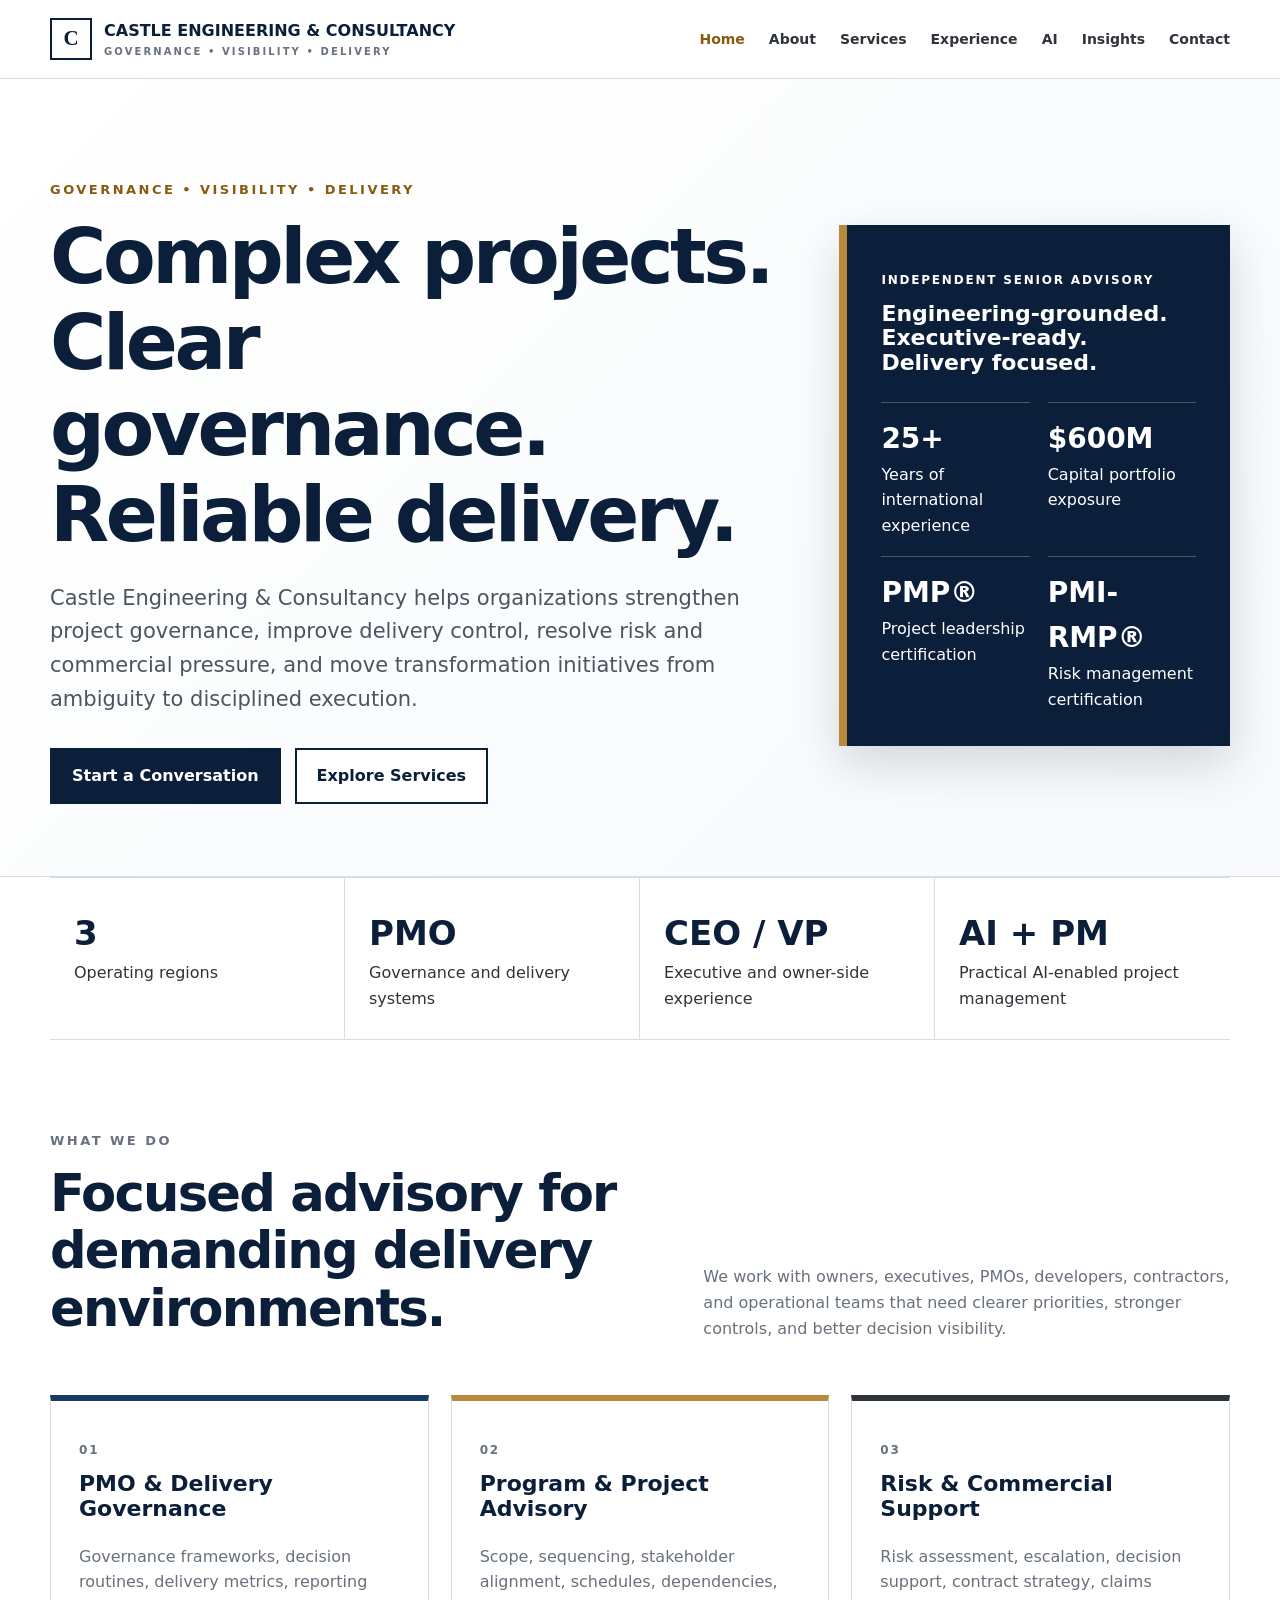
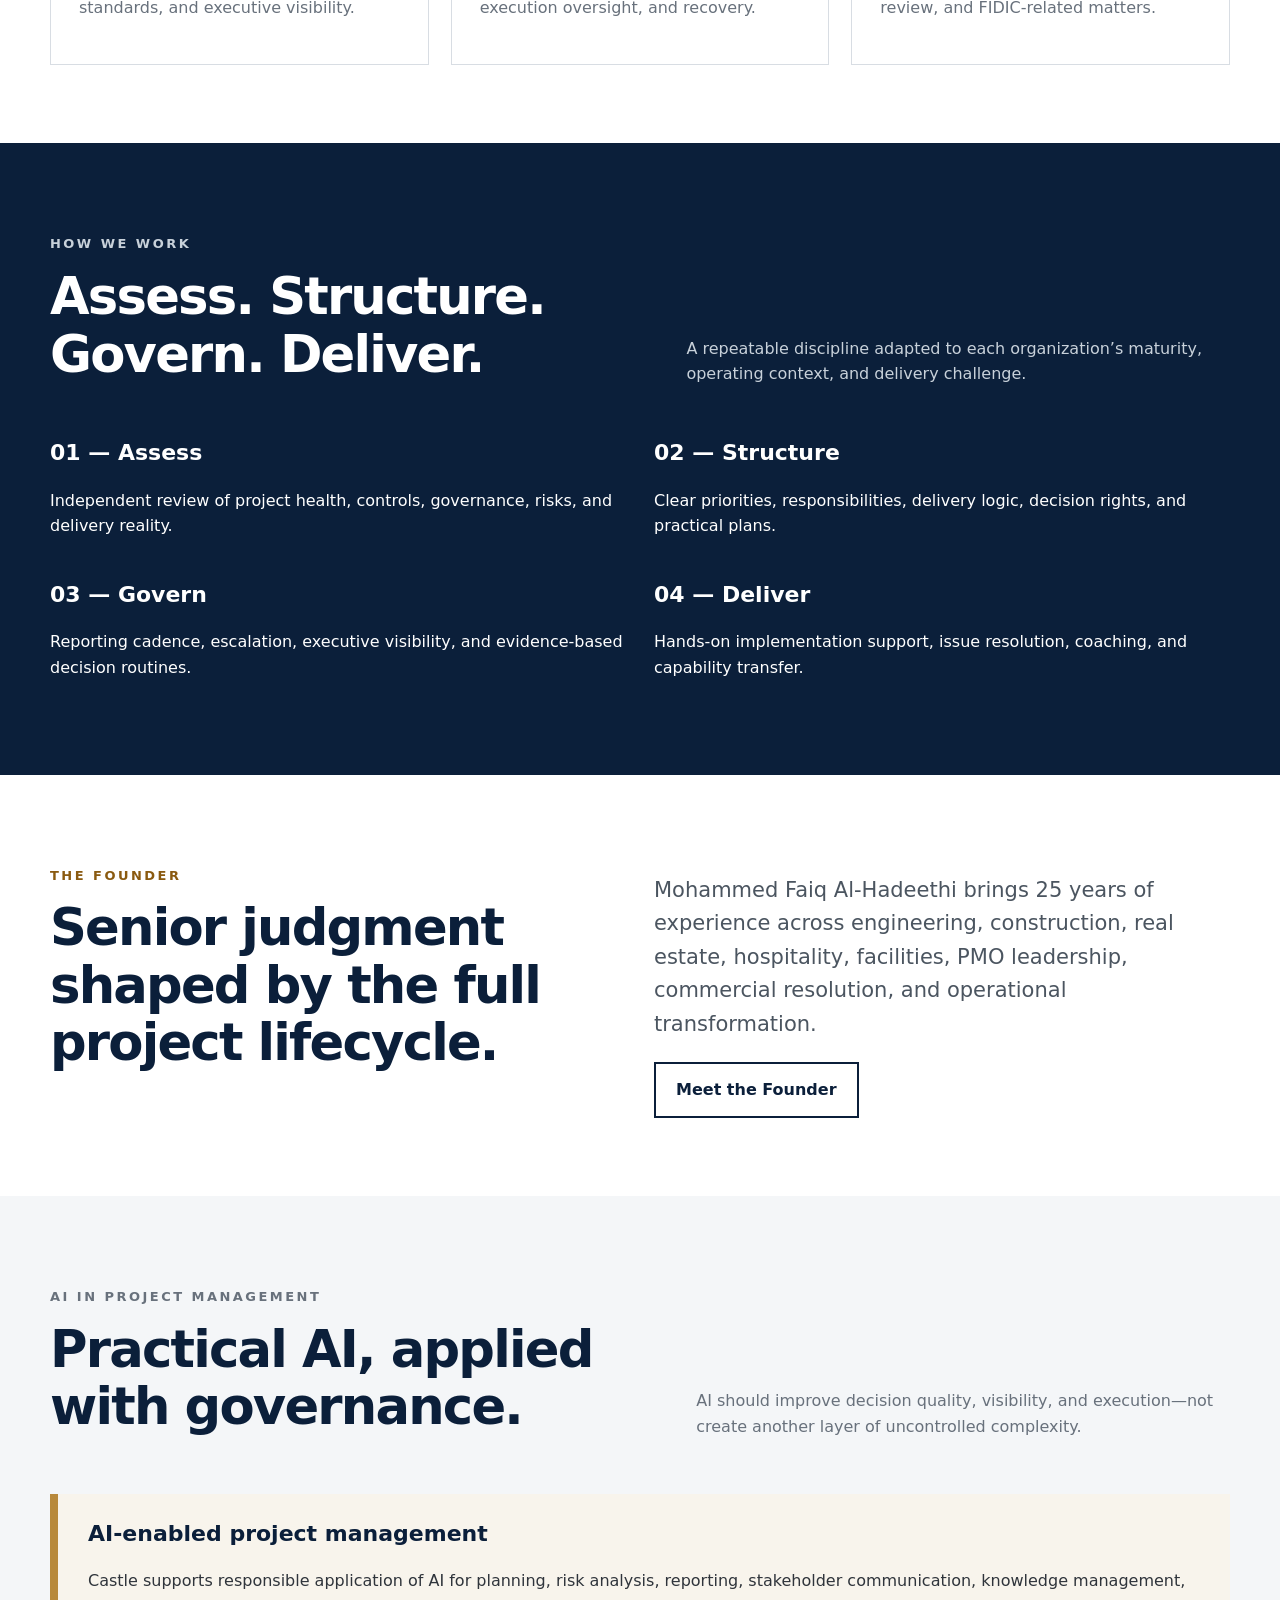
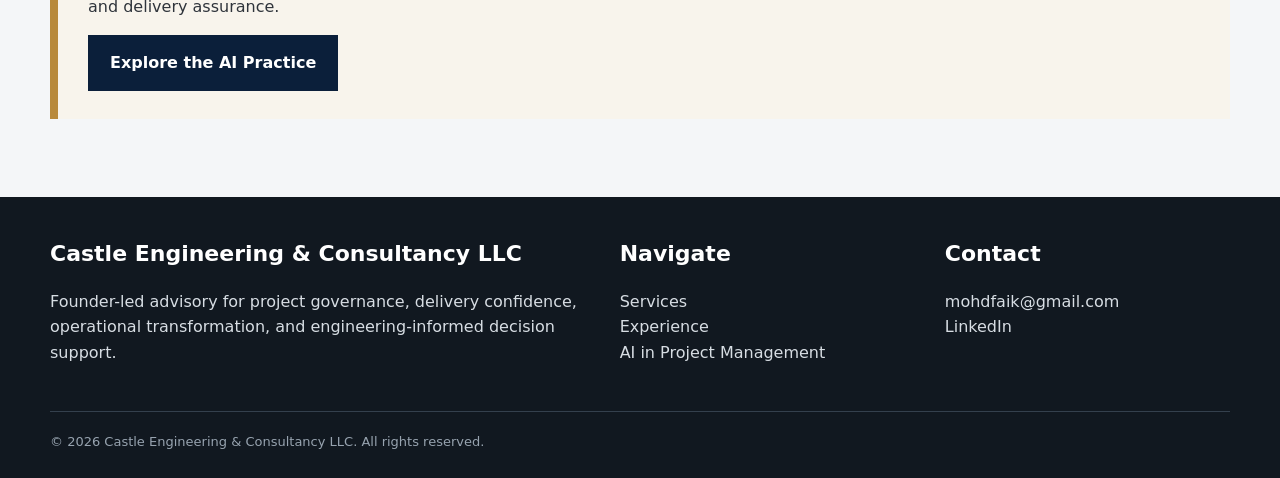
<file: index.html>
<!doctype html>
<html lang="en">
<head>
<meta charset="utf-8">
<meta name="viewport" content="width=device-width, initial-scale=1">
<title>Home | Castle Engineering & Consultancy</title>
<meta name="description" content="Founder-led project, PMO, risk, commercial, engineering, and AI-enabled delivery advisory.">
<link rel="stylesheet" href="styles.css">
</head>
<body>

<header class="site-header">
  <div class="container nav">
    <a class="brand" href="index.html" aria-label="Castle Engineering & Consultancy home">
      <span class="brand-mark">C</span>
      <span class="brand-text">CASTLE ENGINEERING & CONSULTANCY
        <small>GOVERNANCE • VISIBILITY • DELIVERY</small>
      </span>
    </a>
    <button class="menu-toggle" aria-expanded="false" aria-label="Toggle navigation">Menu</button>
    <nav class="menu"><a href="index.html" aria-current="page">Home</a><a href="about.html">About</a><a href="services.html">Services</a><a href="experience.html">Experience</a><a href="ai.html">AI</a><a href="insights.html">Insights</a><a href="contact.html">Contact</a></nav>
  </div>
</header>
<main>
<section class="hero">
  <div class="container hero-grid">
    <div>
      <p class="eyebrow">Governance • Visibility • Delivery</p>
      <h1>Complex projects. Clear governance. Reliable delivery.</h1>
      <p class="lead">Castle Engineering & Consultancy helps organizations strengthen project governance, improve delivery control, resolve risk and commercial pressure, and move transformation initiatives from ambiguity to disciplined execution.</p>
      <div class="hero-actions">
        <a class="btn btn-primary" href="contact.html">Start a Conversation</a>
        <a class="btn btn-secondary" href="services.html">Explore Services</a>
      </div>
    </div>
    <aside class="hero-card">
      <p class="kicker">Independent senior advisory</p>
      <h3>Engineering-grounded. Executive-ready. Delivery focused.</h3>
      <div class="stat-grid">
        <div class="stat"><strong>25+</strong><span>Years of international experience</span></div>
        <div class="stat"><strong>$600M</strong><span>Capital portfolio exposure</span></div>
        <div class="stat"><strong>PMP®</strong><span>Project leadership certification</span></div>
        <div class="stat"><strong>PMI-RMP®</strong><span>Risk management certification</span></div>
      </div>
    </aside>
  </div>
</section>

<section>
  <div class="container metric-strip">
    <div class="metric"><strong>3</strong><span>Operating regions</span></div>
    <div class="metric"><strong>PMO</strong><span>Governance and delivery systems</span></div>
    <div class="metric"><strong>CEO / VP</strong><span>Executive and owner-side experience</span></div>
    <div class="metric"><strong>AI + PM</strong><span>Practical AI-enabled project management</span></div>
  </div>
</section>

<section class="section">
  <div class="container">
    <div class="section-head">
      <div><p class="eyebrow">What we do</p><h2>Focused advisory for demanding delivery environments.</h2></div>
      <p>We work with owners, executives, PMOs, developers, contractors, and operational teams that need clearer priorities, stronger controls, and better decision visibility.</p>
    </div>
    <div class="grid-3">
      <article class="card accent-blue"><p class="kicker">01</p><h3>PMO & Delivery Governance</h3><p>Governance frameworks, decision routines, delivery metrics, reporting standards, and executive visibility.</p></article>
      <article class="card accent-red"><p class="kicker">02</p><h3>Program & Project Advisory</h3><p>Scope, sequencing, stakeholder alignment, schedules, dependencies, execution oversight, and recovery.</p></article>
      <article class="card accent-green"><p class="kicker">03</p><h3>Risk & Commercial Support</h3><p>Risk assessment, escalation, decision support, contract strategy, claims review, and FIDIC-related matters.</p></article>
    </div>
  </div>
</section>

<section class="section section-dark">
  <div class="container">
    <div class="section-head">
      <div><p class="eyebrow">How we work</p><h2>Assess. Structure. Govern. Deliver.</h2></div>
      <p>A repeatable discipline adapted to each organization’s maturity, operating context, and delivery challenge.</p>
    </div>
    <div class="grid-2">
      <div><h3>01 — Assess</h3><p>Independent review of project health, controls, governance, risks, and delivery reality.</p></div>
      <div><h3>02 — Structure</h3><p>Clear priorities, responsibilities, delivery logic, decision rights, and practical plans.</p></div>
      <div><h3>03 — Govern</h3><p>Reporting cadence, escalation, executive visibility, and evidence-based decision routines.</p></div>
      <div><h3>04 — Deliver</h3><p>Hands-on implementation support, issue resolution, coaching, and capability transfer.</p></div>
    </div>
  </div>
</section>

<section class="section">
  <div class="container grid-2">
    <div>
      <p class="eyebrow">The founder</p>
      <h2>Senior judgment shaped by the full project lifecycle.</h2>
    </div>
    <div>
      <p class="lead">Mohammed Faiq Al-Hadeethi brings 25 years of experience across engineering, construction, real estate, hospitality, facilities, PMO leadership, commercial resolution, and operational transformation.</p>
      <a class="btn btn-secondary" href="about.html">Meet the Founder</a>
    </div>
  </div>
</section>

<section class="section section-soft">
  <div class="container">
    <div class="section-head">
      <div><p class="eyebrow">AI in project management</p><h2>Practical AI, applied with governance.</h2></div>
      <p>AI should improve decision quality, visibility, and execution—not create another layer of uncontrolled complexity.</p>
    </div>
    <div class="callout">
      <h3>AI-enabled project management</h3>
      <p>Castle supports responsible application of AI for planning, risk analysis, reporting, stakeholder communication, knowledge management, and delivery assurance.</p>
      <a class="btn btn-primary" href="ai.html">Explore the AI Practice</a>
    </div>
  </div>
</section>
</main>

<footer class="footer">
  <div class="container">
    <div class="footer-grid">
      <div>
        <h3>Castle Engineering & Consultancy LLC</h3>
        <p>Founder-led advisory for project governance, delivery confidence, operational transformation, and engineering-informed decision support.</p>
      </div>
      <div>
        <h3>Navigate</h3>
        <p><a href="services.html">Services</a><br><a href="experience.html">Experience</a><br><a href="ai.html">AI in Project Management</a></p>
      </div>
      <div>
        <h3>Contact</h3>
        <p><a href="mailto:mohdfaik@gmail.com">mohdfaik@gmail.com</a><br>
        <a href="https://www.linkedin.com/in/mohammedalhadeethi" target="_blank" rel="noopener">LinkedIn</a></p>
      </div>
    </div>
    <div class="footer-bottom">© 2026 Castle Engineering & Consultancy LLC. All rights reserved.</div>
  </div>
</footer>
<script src="site.js"></script>

</body>
</html>
</file>
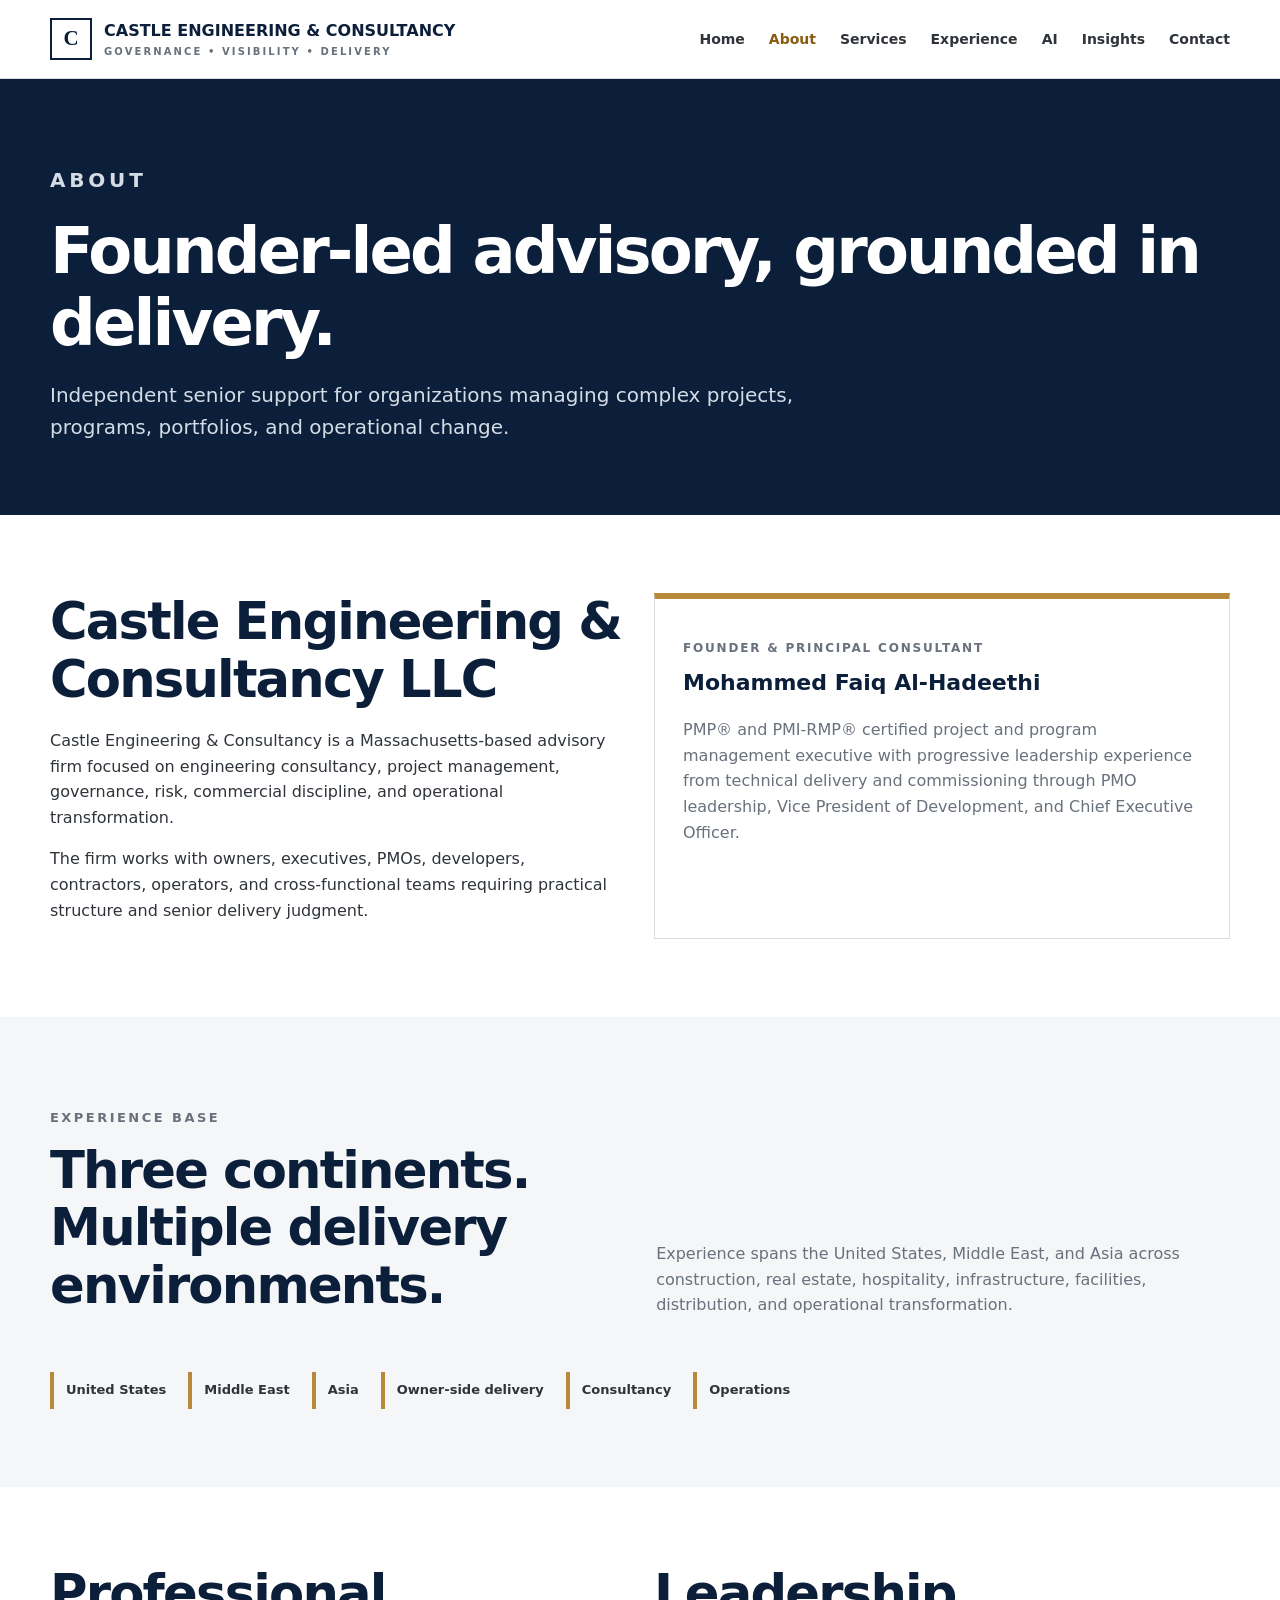
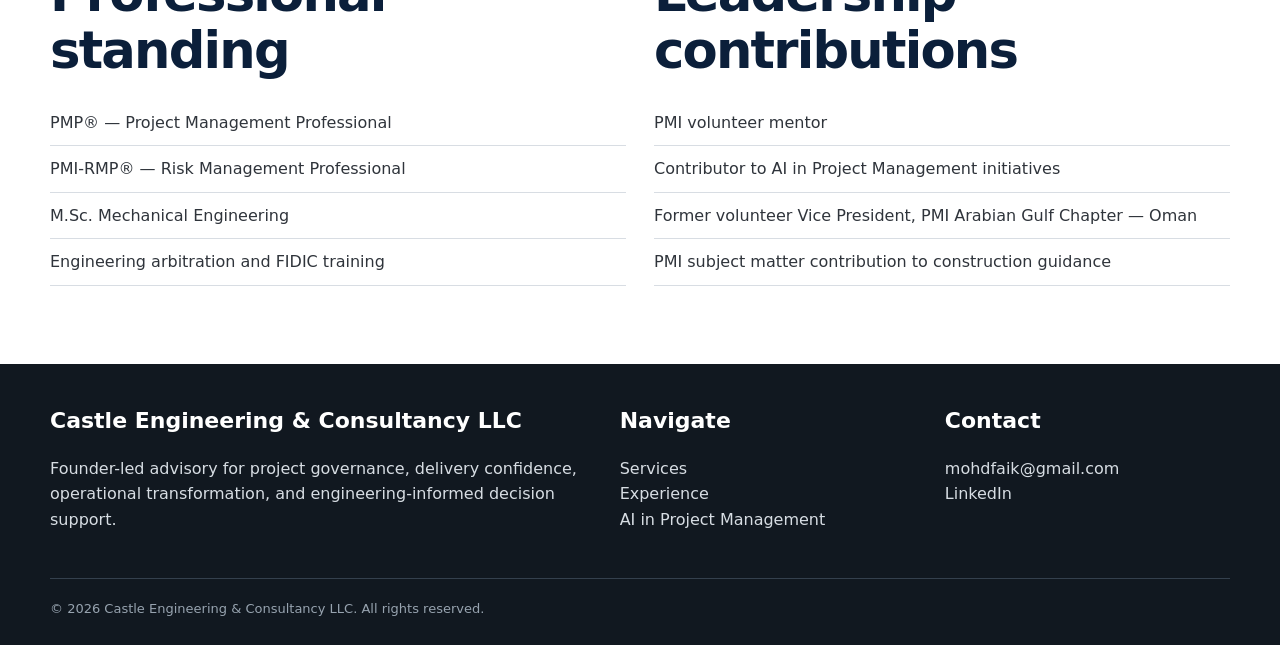
<file: about.html>
<!doctype html>
<html lang="en">
<head>
<meta charset="utf-8">
<meta name="viewport" content="width=device-width, initial-scale=1">
<title>About | Castle Engineering & Consultancy</title>
<meta name="description" content="About Castle Engineering & Consultancy LLC and founder Mohammed Faiq Al-Hadeethi.">
<link rel="stylesheet" href="styles.css">
</head>
<body>

<header class="site-header">
  <div class="container nav">
    <a class="brand" href="index.html" aria-label="Castle Engineering & Consultancy home">
      <span class="brand-mark">C</span>
      <span class="brand-text">CASTLE ENGINEERING & CONSULTANCY
        <small>GOVERNANCE • VISIBILITY • DELIVERY</small>
      </span>
    </a>
    <button class="menu-toggle" aria-expanded="false" aria-label="Toggle navigation">Menu</button>
    <nav class="menu"><a href="index.html">Home</a><a href="about.html" aria-current="page">About</a><a href="services.html">Services</a><a href="experience.html">Experience</a><a href="ai.html">AI</a><a href="insights.html">Insights</a><a href="contact.html">Contact</a></nav>
  </div>
</header>
<main>
<section class="page-hero"><div class="container"><p class="eyebrow">About</p><h1>Founder-led advisory, grounded in delivery.</h1><p>Independent senior support for organizations managing complex projects, programs, portfolios, and operational change.</p></div></section>
<section class="section"><div class="container grid-2">
<div><h2>Castle Engineering & Consultancy LLC</h2><p>Castle Engineering & Consultancy is a Massachusetts-based advisory firm focused on engineering consultancy, project management, governance, risk, commercial discipline, and operational transformation.</p><p>The firm works with owners, executives, PMOs, developers, contractors, operators, and cross-functional teams requiring practical structure and senior delivery judgment.</p></div>
<div class="card accent-red"><p class="kicker">Founder & Principal Consultant</p><h3>Mohammed Faiq Al-Hadeethi</h3><p>PMP® and PMI-RMP® certified project and program management executive with progressive leadership experience from technical delivery and commissioning through PMO leadership, Vice President of Development, and Chief Executive Officer.</p></div>
</div></section>
<section class="section section-soft"><div class="container">
<div class="section-head"><div><p class="eyebrow">Experience base</p><h2>Three continents. Multiple delivery environments.</h2></div><p>Experience spans the United States, Middle East, and Asia across construction, real estate, hospitality, infrastructure, facilities, distribution, and operational transformation.</p></div>
<div class="tag-row"><span class="tag">United States</span><span class="tag">Middle East</span><span class="tag">Asia</span><span class="tag">Owner-side delivery</span><span class="tag">Consultancy</span><span class="tag">Operations</span></div>
</div></section>
<section class="section"><div class="container grid-2">
<div><h2>Professional standing</h2><ul class="list-clean"><li>PMP® — Project Management Professional</li><li>PMI-RMP® — Risk Management Professional</li><li>M.Sc. Mechanical Engineering</li><li>Engineering arbitration and FIDIC training</li></ul></div>
<div><h2>Leadership contributions</h2><ul class="list-clean"><li>PMI volunteer mentor</li><li>Contributor to AI in Project Management initiatives</li><li>Former volunteer Vice President, PMI Arabian Gulf Chapter — Oman</li><li>PMI subject matter contribution to construction guidance</li></ul></div>
</div></section>
</main>

<footer class="footer">
  <div class="container">
    <div class="footer-grid">
      <div>
        <h3>Castle Engineering & Consultancy LLC</h3>
        <p>Founder-led advisory for project governance, delivery confidence, operational transformation, and engineering-informed decision support.</p>
      </div>
      <div>
        <h3>Navigate</h3>
        <p><a href="services.html">Services</a><br><a href="experience.html">Experience</a><br><a href="ai.html">AI in Project Management</a></p>
      </div>
      <div>
        <h3>Contact</h3>
        <p><a href="mailto:mohdfaik@gmail.com">mohdfaik@gmail.com</a><br>
        <a href="https://www.linkedin.com/in/mohammedalhadeethi" target="_blank" rel="noopener">LinkedIn</a></p>
      </div>
    </div>
    <div class="footer-bottom">© 2026 Castle Engineering & Consultancy LLC. All rights reserved.</div>
  </div>
</footer>
<script src="site.js"></script>

</body>
</html>
</file>
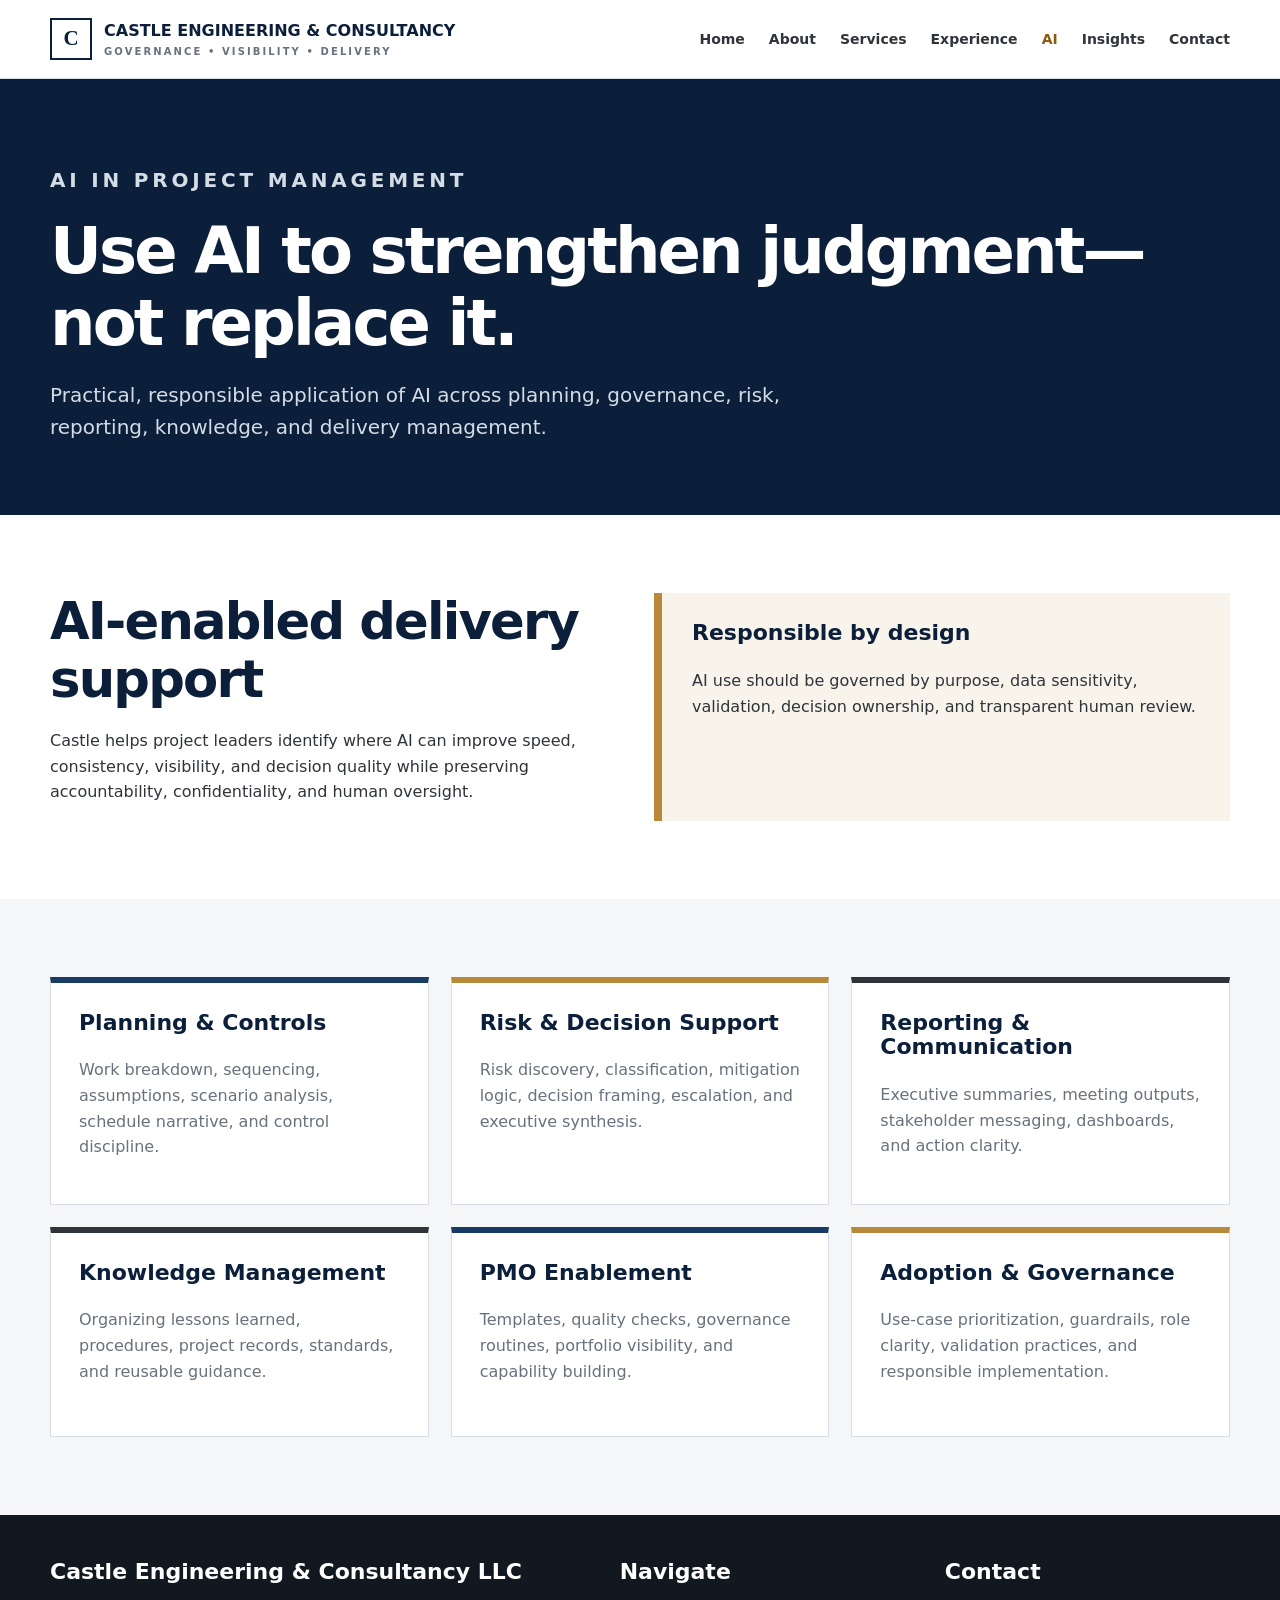
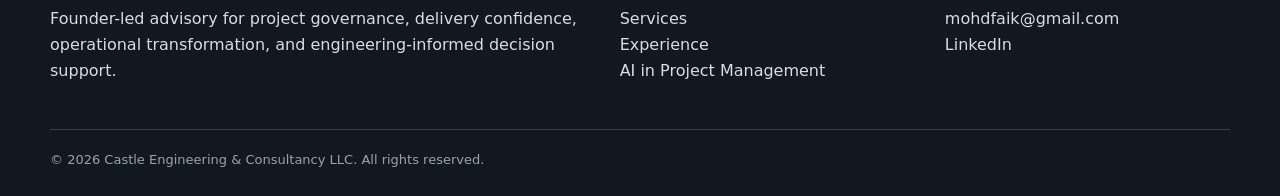
<file: ai.html>
<!doctype html>
<html lang="en">
<head>
<meta charset="utf-8">
<meta name="viewport" content="width=device-width, initial-scale=1">
<title>AI in Project Management | Castle Engineering & Consultancy</title>
<meta name="description" content="Practical and responsible AI-enabled project management advisory.">
<link rel="stylesheet" href="styles.css">
</head>
<body>

<header class="site-header">
  <div class="container nav">
    <a class="brand" href="index.html" aria-label="Castle Engineering & Consultancy home">
      <span class="brand-mark">C</span>
      <span class="brand-text">CASTLE ENGINEERING & CONSULTANCY
        <small>GOVERNANCE • VISIBILITY • DELIVERY</small>
      </span>
    </a>
    <button class="menu-toggle" aria-expanded="false" aria-label="Toggle navigation">Menu</button>
    <nav class="menu"><a href="index.html">Home</a><a href="about.html">About</a><a href="services.html">Services</a><a href="experience.html">Experience</a><a href="ai.html" aria-current="page">AI</a><a href="insights.html">Insights</a><a href="contact.html">Contact</a></nav>
  </div>
</header>
<main>
<section class="page-hero"><div class="container"><p class="eyebrow">AI in Project Management</p><h1>Use AI to strengthen judgment—not replace it.</h1><p>Practical, responsible application of AI across planning, governance, risk, reporting, knowledge, and delivery management.</p></div></section>
<section class="section"><div class="container grid-2">
<div><h2>AI-enabled delivery support</h2><p>Castle helps project leaders identify where AI can improve speed, consistency, visibility, and decision quality while preserving accountability, confidentiality, and human oversight.</p></div>
<div class="callout"><h3>Responsible by design</h3><p>AI use should be governed by purpose, data sensitivity, validation, decision ownership, and transparent human review.</p></div>
</div></section>
<section class="section section-soft"><div class="container">
<div class="grid-3">
<article class="card accent-blue"><h3>Planning & Controls</h3><p>Work breakdown, sequencing, assumptions, scenario analysis, schedule narrative, and control discipline.</p></article>
<article class="card accent-red"><h3>Risk & Decision Support</h3><p>Risk discovery, classification, mitigation logic, decision framing, escalation, and executive synthesis.</p></article>
<article class="card accent-green"><h3>Reporting & Communication</h3><p>Executive summaries, meeting outputs, stakeholder messaging, dashboards, and action clarity.</p></article>
<article class="card accent-green"><h3>Knowledge Management</h3><p>Organizing lessons learned, procedures, project records, standards, and reusable guidance.</p></article>
<article class="card accent-blue"><h3>PMO Enablement</h3><p>Templates, quality checks, governance routines, portfolio visibility, and capability building.</p></article>
<article class="card accent-red"><h3>Adoption & Governance</h3><p>Use-case prioritization, guardrails, role clarity, validation practices, and responsible implementation.</p></article>
</div></div></section>
</main>

<footer class="footer">
  <div class="container">
    <div class="footer-grid">
      <div>
        <h3>Castle Engineering & Consultancy LLC</h3>
        <p>Founder-led advisory for project governance, delivery confidence, operational transformation, and engineering-informed decision support.</p>
      </div>
      <div>
        <h3>Navigate</h3>
        <p><a href="services.html">Services</a><br><a href="experience.html">Experience</a><br><a href="ai.html">AI in Project Management</a></p>
      </div>
      <div>
        <h3>Contact</h3>
        <p><a href="mailto:mohdfaik@gmail.com">mohdfaik@gmail.com</a><br>
        <a href="https://www.linkedin.com/in/mohammedalhadeethi" target="_blank" rel="noopener">LinkedIn</a></p>
      </div>
    </div>
    <div class="footer-bottom">© 2026 Castle Engineering & Consultancy LLC. All rights reserved.</div>
  </div>
</footer>
<script src="site.js"></script>

</body>
</html>
</file>
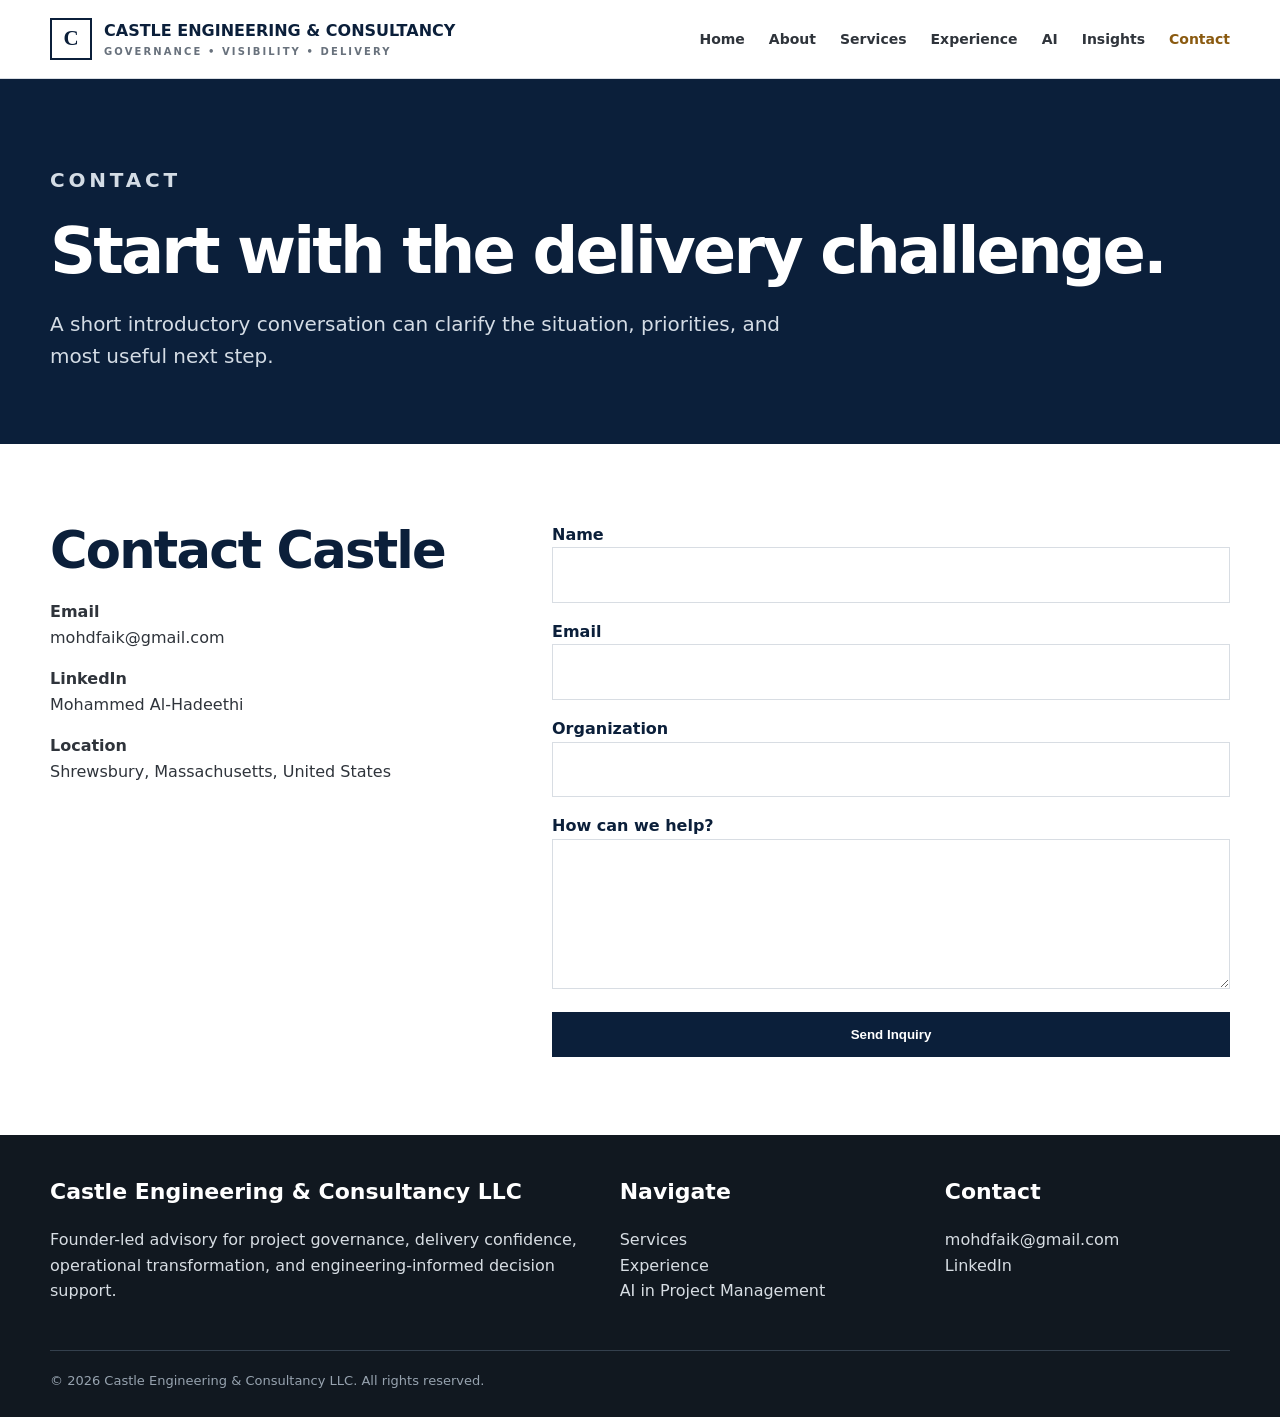
<file: contact.html>
<!doctype html>
<html lang="en">
<head>
<meta charset="utf-8">
<meta name="viewport" content="width=device-width, initial-scale=1">
<title>Contact | Castle Engineering & Consultancy</title>
<meta name="description" content="Contact Castle Engineering & Consultancy LLC.">
<link rel="stylesheet" href="styles.css">
</head>
<body>

<header class="site-header">
  <div class="container nav">
    <a class="brand" href="index.html" aria-label="Castle Engineering & Consultancy home">
      <span class="brand-mark">C</span>
      <span class="brand-text">CASTLE ENGINEERING & CONSULTANCY
        <small>GOVERNANCE • VISIBILITY • DELIVERY</small>
      </span>
    </a>
    <button class="menu-toggle" aria-expanded="false" aria-label="Toggle navigation">Menu</button>
    <nav class="menu"><a href="index.html">Home</a><a href="about.html">About</a><a href="services.html">Services</a><a href="experience.html">Experience</a><a href="ai.html">AI</a><a href="insights.html">Insights</a><a href="contact.html" aria-current="page">Contact</a></nav>
  </div>
</header>
<main>
<section class="page-hero"><div class="container"><p class="eyebrow">Contact</p><h1>Start with the delivery challenge.</h1><p>A short introductory conversation can clarify the situation, priorities, and most useful next step.</p></div></section>
<section class="section"><div class="container contact-grid">
<div><h2>Contact Castle</h2><p><strong>Email</strong><br><a href="mailto:mohdfaik@gmail.com">mohdfaik@gmail.com</a></p><p><strong>LinkedIn</strong><br><a href="https://www.linkedin.com/in/mohammedalhadeethi" target="_blank" rel="noopener">Mohammed Al-Hadeethi</a></p><p><strong>Location</strong><br>Shrewsbury, Massachusetts, United States</p></div>
<div>
<form action="mailto:mohdfaik@gmail.com" method="post" enctype="text/plain">
<div><label for="name">Name</label><input id="name" name="Name" required></div>
<div><label for="email">Email</label><input id="email" name="Email" type="email" required></div>
<div><label for="company">Organization</label><input id="company" name="Organization"></div>
<div><label for="message">How can we help?</label><textarea id="message" name="Message" required></textarea></div>
<button class="btn btn-primary" type="submit">Send Inquiry</button>
</form>
</div></div></section>
</main>

<footer class="footer">
  <div class="container">
    <div class="footer-grid">
      <div>
        <h3>Castle Engineering & Consultancy LLC</h3>
        <p>Founder-led advisory for project governance, delivery confidence, operational transformation, and engineering-informed decision support.</p>
      </div>
      <div>
        <h3>Navigate</h3>
        <p><a href="services.html">Services</a><br><a href="experience.html">Experience</a><br><a href="ai.html">AI in Project Management</a></p>
      </div>
      <div>
        <h3>Contact</h3>
        <p><a href="mailto:mohdfaik@gmail.com">mohdfaik@gmail.com</a><br>
        <a href="https://www.linkedin.com/in/mohammedalhadeethi" target="_blank" rel="noopener">LinkedIn</a></p>
      </div>
    </div>
    <div class="footer-bottom">© 2026 Castle Engineering & Consultancy LLC. All rights reserved.</div>
  </div>
</footer>
<script src="site.js"></script>

</body>
</html>
</file>
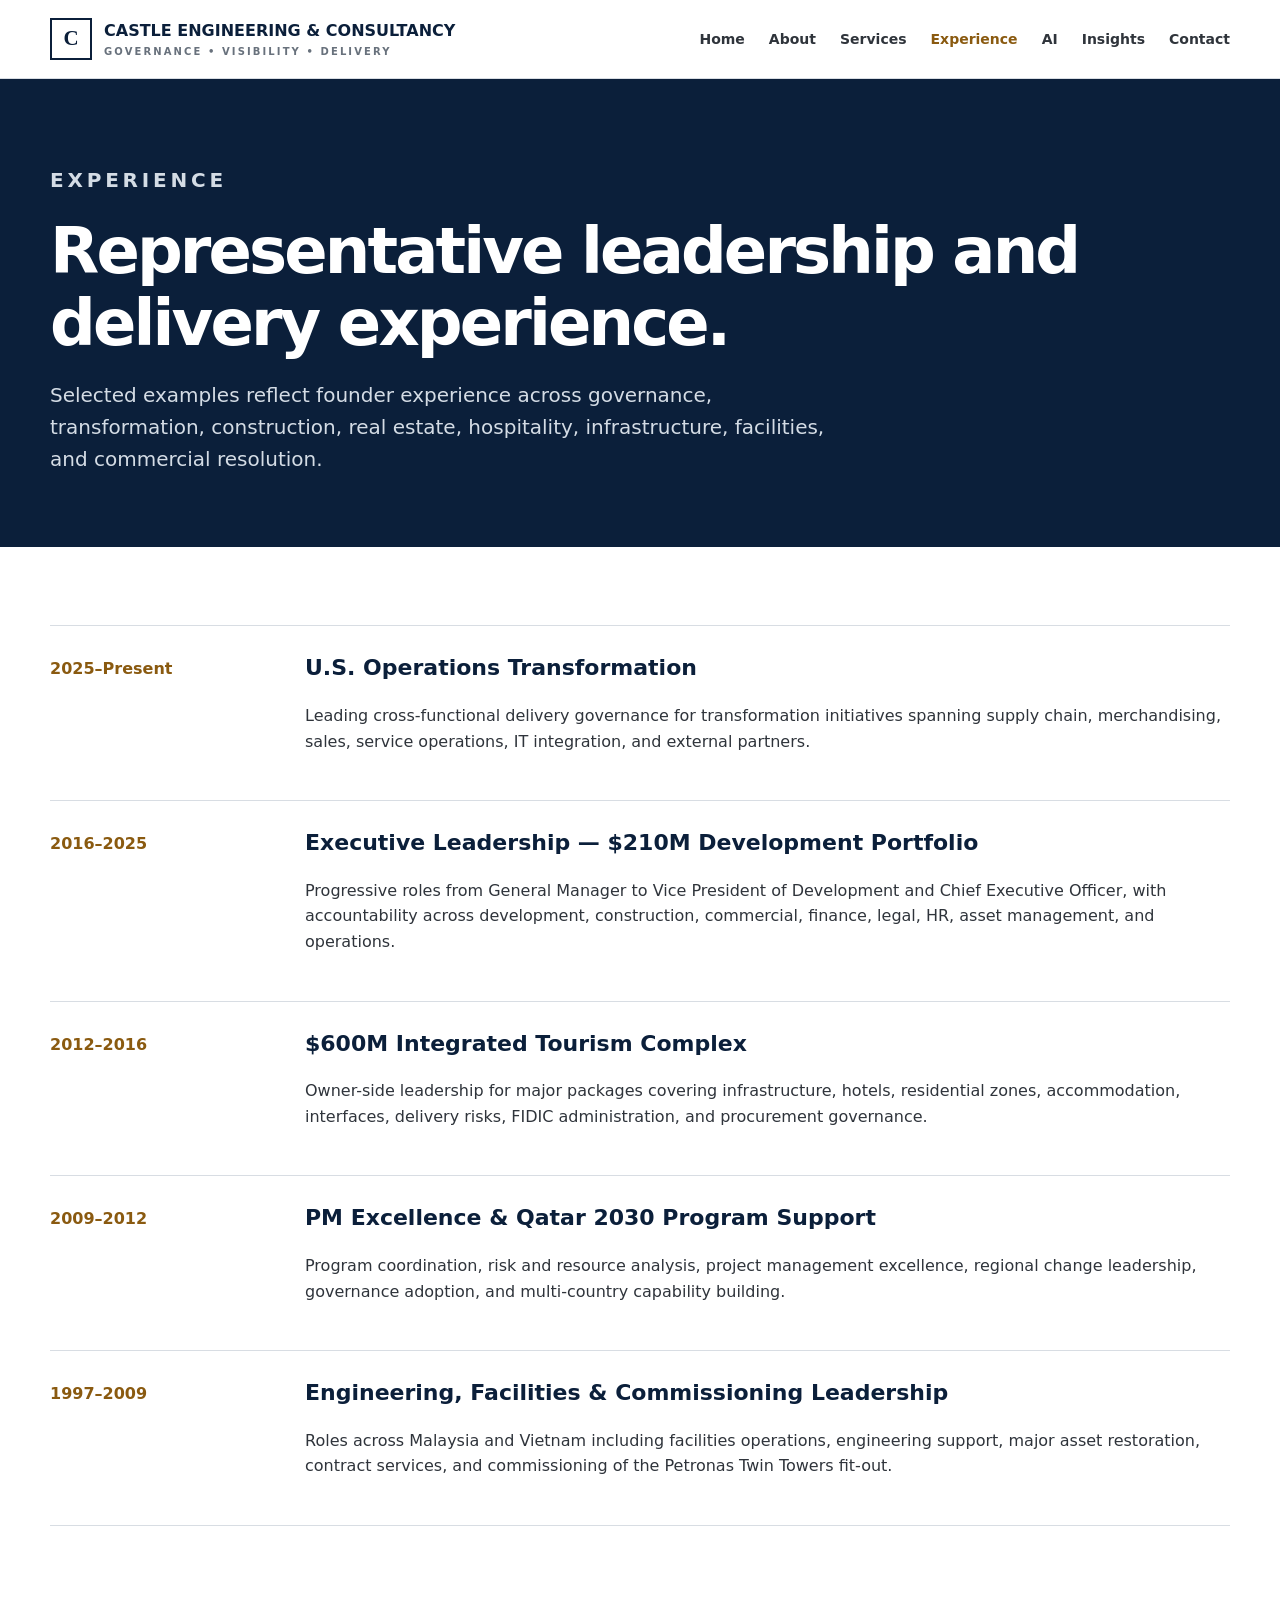
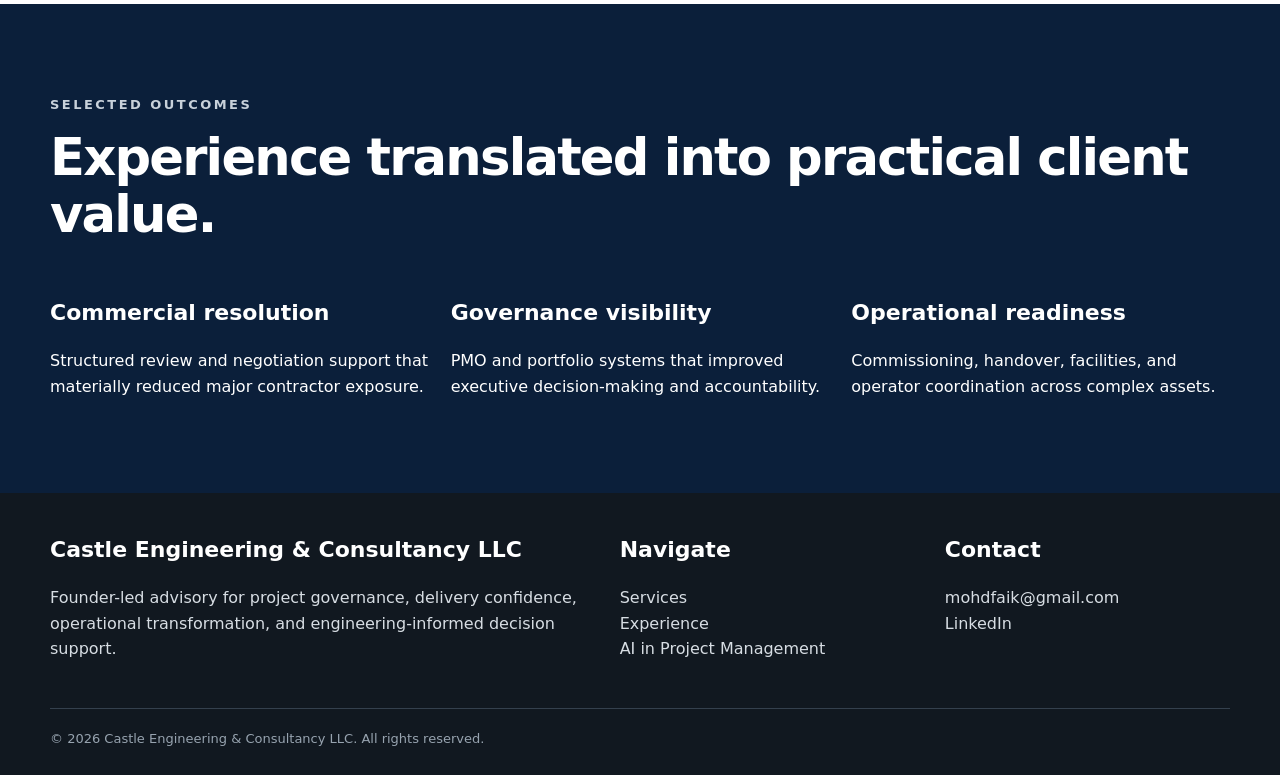
<file: experience.html>
<!doctype html>
<html lang="en">
<head>
<meta charset="utf-8">
<meta name="viewport" content="width=device-width, initial-scale=1">
<title>Experience | Castle Engineering & Consultancy</title>
<meta name="description" content="Representative project, program, engineering, executive, and transformation experience.">
<link rel="stylesheet" href="styles.css">
</head>
<body>

<header class="site-header">
  <div class="container nav">
    <a class="brand" href="index.html" aria-label="Castle Engineering & Consultancy home">
      <span class="brand-mark">C</span>
      <span class="brand-text">CASTLE ENGINEERING & CONSULTANCY
        <small>GOVERNANCE • VISIBILITY • DELIVERY</small>
      </span>
    </a>
    <button class="menu-toggle" aria-expanded="false" aria-label="Toggle navigation">Menu</button>
    <nav class="menu"><a href="index.html">Home</a><a href="about.html">About</a><a href="services.html">Services</a><a href="experience.html" aria-current="page">Experience</a><a href="ai.html">AI</a><a href="insights.html">Insights</a><a href="contact.html">Contact</a></nav>
  </div>
</header>
<main>
<section class="page-hero"><div class="container"><p class="eyebrow">Experience</p><h1>Representative leadership and delivery experience.</h1><p>Selected examples reflect founder experience across governance, transformation, construction, real estate, hospitality, infrastructure, facilities, and commercial resolution.</p></div></section>
<section class="section"><div class="container">
<div class="timeline">
<div class="timeline-item"><div class="when">2025–Present</div><div><h3>U.S. Operations Transformation</h3><p>Leading cross-functional delivery governance for transformation initiatives spanning supply chain, merchandising, sales, service operations, IT integration, and external partners.</p></div></div>
<div class="timeline-item"><div class="when">2016–2025</div><div><h3>Executive Leadership — $210M Development Portfolio</h3><p>Progressive roles from General Manager to Vice President of Development and Chief Executive Officer, with accountability across development, construction, commercial, finance, legal, HR, asset management, and operations.</p></div></div>
<div class="timeline-item"><div class="when">2012–2016</div><div><h3>$600M Integrated Tourism Complex</h3><p>Owner-side leadership for major packages covering infrastructure, hotels, residential zones, accommodation, interfaces, delivery risks, FIDIC administration, and procurement governance.</p></div></div>
<div class="timeline-item"><div class="when">2009–2012</div><div><h3>PM Excellence & Qatar 2030 Program Support</h3><p>Program coordination, risk and resource analysis, project management excellence, regional change leadership, governance adoption, and multi-country capability building.</p></div></div>
<div class="timeline-item"><div class="when">1997–2009</div><div><h3>Engineering, Facilities & Commissioning Leadership</h3><p>Roles across Malaysia and Vietnam including facilities operations, engineering support, major asset restoration, contract services, and commissioning of the Petronas Twin Towers fit-out.</p></div></div>
</div>
</div></section>
<section class="section section-dark"><div class="container">
<div class="section-head"><div><p class="eyebrow">Selected outcomes</p><h2>Experience translated into practical client value.</h2></div></div>
<div class="grid-3"><div><h3>Commercial resolution</h3><p>Structured review and negotiation support that materially reduced major contractor exposure.</p></div><div><h3>Governance visibility</h3><p>PMO and portfolio systems that improved executive decision-making and accountability.</p></div><div><h3>Operational readiness</h3><p>Commissioning, handover, facilities, and operator coordination across complex assets.</p></div></div>
</div></section>
</main>

<footer class="footer">
  <div class="container">
    <div class="footer-grid">
      <div>
        <h3>Castle Engineering & Consultancy LLC</h3>
        <p>Founder-led advisory for project governance, delivery confidence, operational transformation, and engineering-informed decision support.</p>
      </div>
      <div>
        <h3>Navigate</h3>
        <p><a href="services.html">Services</a><br><a href="experience.html">Experience</a><br><a href="ai.html">AI in Project Management</a></p>
      </div>
      <div>
        <h3>Contact</h3>
        <p><a href="mailto:mohdfaik@gmail.com">mohdfaik@gmail.com</a><br>
        <a href="https://www.linkedin.com/in/mohammedalhadeethi" target="_blank" rel="noopener">LinkedIn</a></p>
      </div>
    </div>
    <div class="footer-bottom">© 2026 Castle Engineering & Consultancy LLC. All rights reserved.</div>
  </div>
</footer>
<script src="site.js"></script>

</body>
</html>
</file>
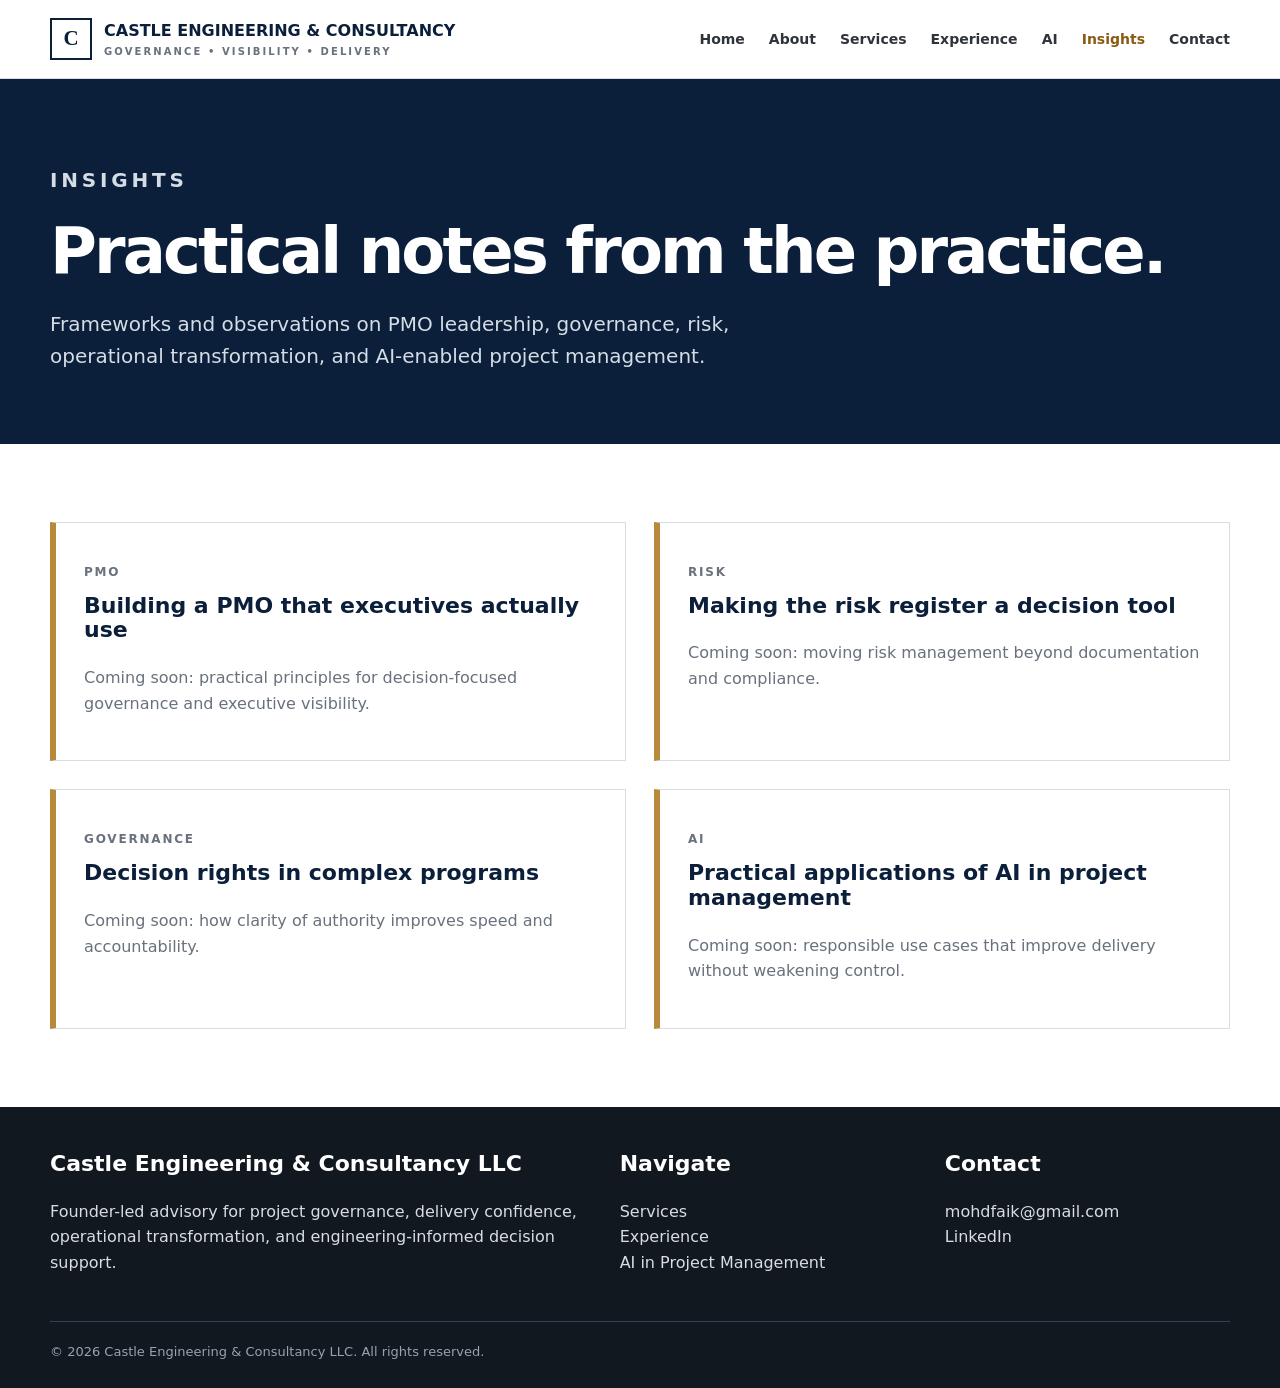
<file: insights.html>
<!doctype html>
<html lang="en">
<head>
<meta charset="utf-8">
<meta name="viewport" content="width=device-width, initial-scale=1">
<title>Insights | Castle Engineering & Consultancy</title>
<meta name="description" content="Insights on governance, PMO leadership, risk, transformation, and AI in project management.">
<link rel="stylesheet" href="styles.css">
</head>
<body>

<header class="site-header">
  <div class="container nav">
    <a class="brand" href="index.html" aria-label="Castle Engineering & Consultancy home">
      <span class="brand-mark">C</span>
      <span class="brand-text">CASTLE ENGINEERING & CONSULTANCY
        <small>GOVERNANCE • VISIBILITY • DELIVERY</small>
      </span>
    </a>
    <button class="menu-toggle" aria-expanded="false" aria-label="Toggle navigation">Menu</button>
    <nav class="menu"><a href="index.html">Home</a><a href="about.html">About</a><a href="services.html">Services</a><a href="experience.html">Experience</a><a href="ai.html">AI</a><a href="insights.html" aria-current="page">Insights</a><a href="contact.html">Contact</a></nav>
  </div>
</header>
<main>
<section class="page-hero"><div class="container"><p class="eyebrow">Insights</p><h1>Practical notes from the practice.</h1><p>Frameworks and observations on PMO leadership, governance, risk, operational transformation, and AI-enabled project management.</p></div></section>
<section class="section"><div class="container grid-2">
<article class="card article-card"><p class="kicker">PMO</p><h3>Building a PMO that executives actually use</h3><p>Coming soon: practical principles for decision-focused governance and executive visibility.</p></article>
<article class="card article-card"><p class="kicker">Risk</p><h3>Making the risk register a decision tool</h3><p>Coming soon: moving risk management beyond documentation and compliance.</p></article>
<article class="card article-card"><p class="kicker">Governance</p><h3>Decision rights in complex programs</h3><p>Coming soon: how clarity of authority improves speed and accountability.</p></article>
<article class="card article-card"><p class="kicker">AI</p><h3>Practical applications of AI in project management</h3><p>Coming soon: responsible use cases that improve delivery without weakening control.</p></article>
</div></section>
</main>

<footer class="footer">
  <div class="container">
    <div class="footer-grid">
      <div>
        <h3>Castle Engineering & Consultancy LLC</h3>
        <p>Founder-led advisory for project governance, delivery confidence, operational transformation, and engineering-informed decision support.</p>
      </div>
      <div>
        <h3>Navigate</h3>
        <p><a href="services.html">Services</a><br><a href="experience.html">Experience</a><br><a href="ai.html">AI in Project Management</a></p>
      </div>
      <div>
        <h3>Contact</h3>
        <p><a href="mailto:mohdfaik@gmail.com">mohdfaik@gmail.com</a><br>
        <a href="https://www.linkedin.com/in/mohammedalhadeethi" target="_blank" rel="noopener">LinkedIn</a></p>
      </div>
    </div>
    <div class="footer-bottom">© 2026 Castle Engineering & Consultancy LLC. All rights reserved.</div>
  </div>
</footer>
<script src="site.js"></script>

</body>
</html>
</file>
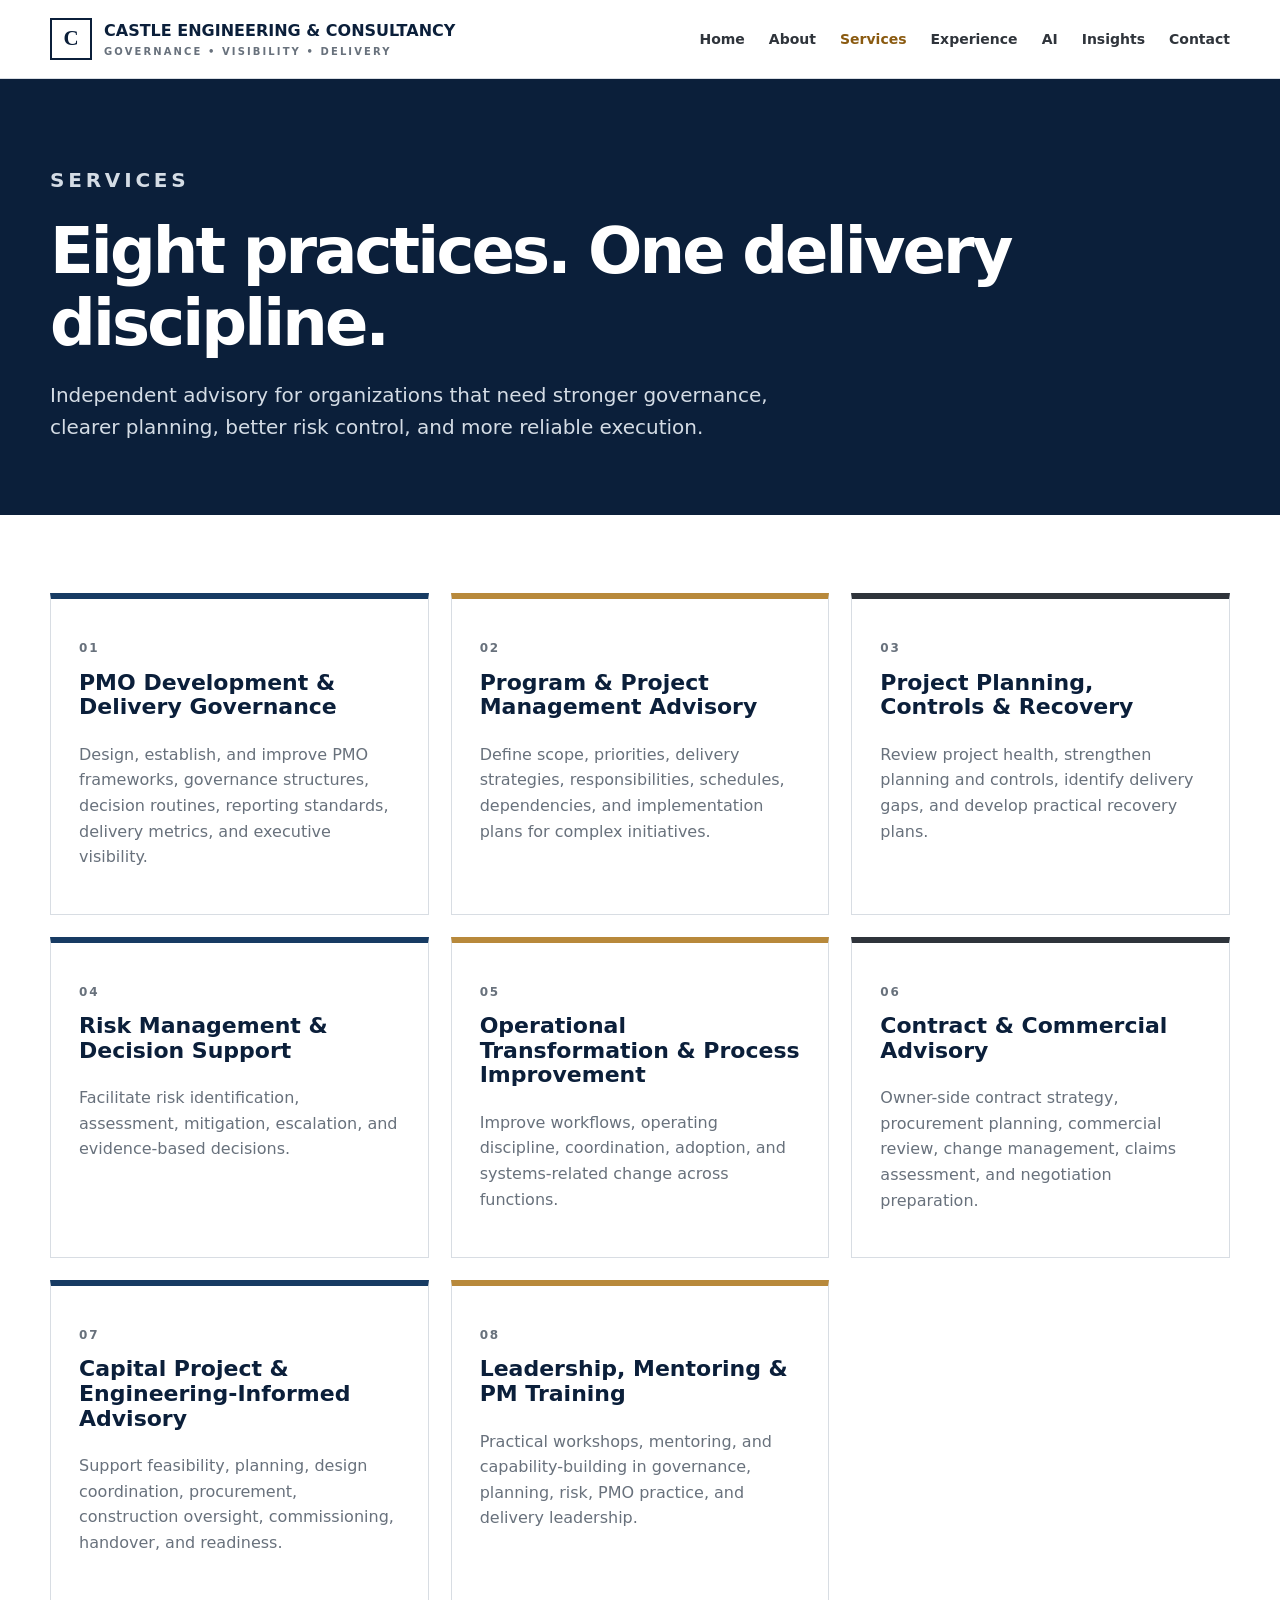
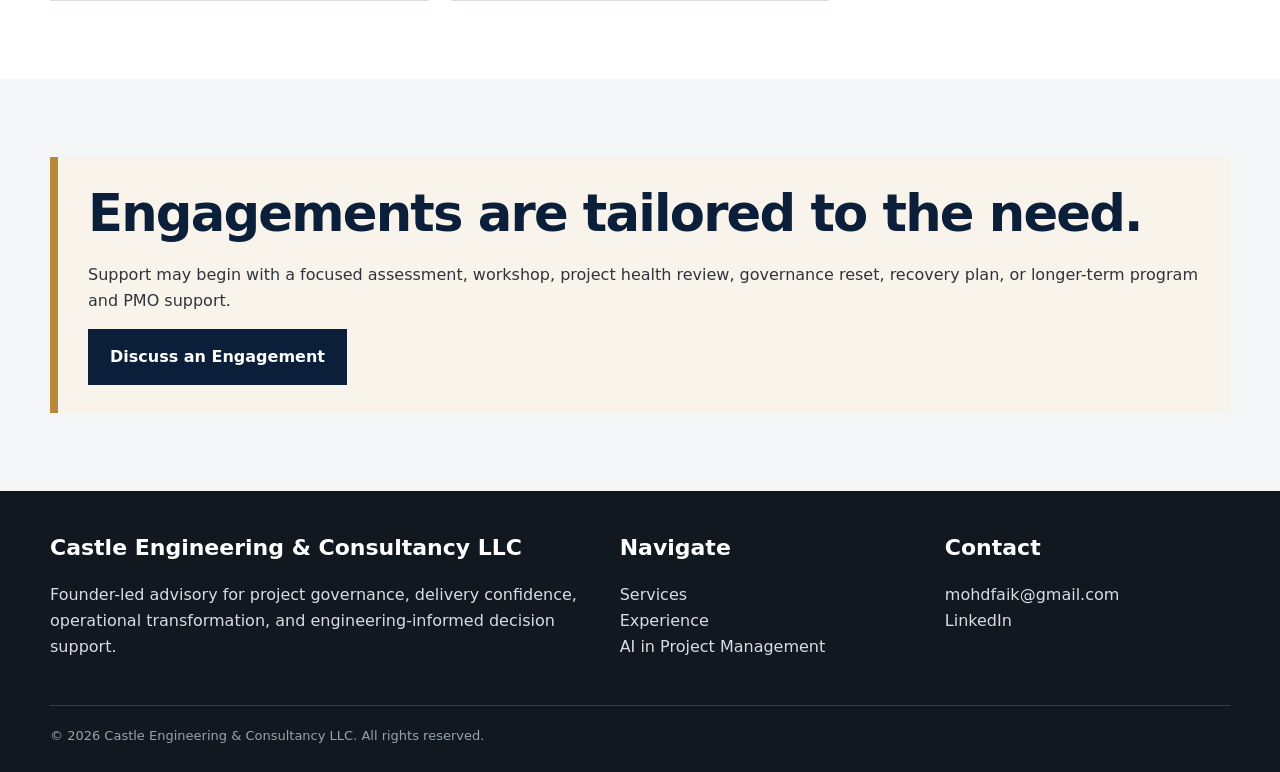
<file: services.html>
<!doctype html>
<html lang="en">
<head>
<meta charset="utf-8">
<meta name="viewport" content="width=device-width, initial-scale=1">
<title>Services | Castle Engineering & Consultancy</title>
<meta name="description" content="Project governance, PMO, risk, commercial, transformation, capital project, and training services.">
<link rel="stylesheet" href="styles.css">
</head>
<body>

<header class="site-header">
  <div class="container nav">
    <a class="brand" href="index.html" aria-label="Castle Engineering & Consultancy home">
      <span class="brand-mark">C</span>
      <span class="brand-text">CASTLE ENGINEERING & CONSULTANCY
        <small>GOVERNANCE • VISIBILITY • DELIVERY</small>
      </span>
    </a>
    <button class="menu-toggle" aria-expanded="false" aria-label="Toggle navigation">Menu</button>
    <nav class="menu"><a href="index.html">Home</a><a href="about.html">About</a><a href="services.html" aria-current="page">Services</a><a href="experience.html">Experience</a><a href="ai.html">AI</a><a href="insights.html">Insights</a><a href="contact.html">Contact</a></nav>
  </div>
</header>
<main>
<section class="page-hero"><div class="container"><p class="eyebrow">Services</p><h1>Eight practices. One delivery discipline.</h1><p>Independent advisory for organizations that need stronger governance, clearer planning, better risk control, and more reliable execution.</p></div></section>
<section class="section"><div class="container"><div class="grid-3"><article class="card accent-blue"><p class="kicker">01</p><h3>PMO Development & Delivery Governance</h3><p>Design, establish, and improve PMO frameworks, governance structures, decision routines, reporting standards, delivery metrics, and executive visibility.</p></article><article class="card accent-red"><p class="kicker">02</p><h3>Program & Project Management Advisory</h3><p>Define scope, priorities, delivery strategies, responsibilities, schedules, dependencies, and implementation plans for complex initiatives.</p></article><article class="card accent-green"><p class="kicker">03</p><h3>Project Planning, Controls & Recovery</h3><p>Review project health, strengthen planning and controls, identify delivery gaps, and develop practical recovery plans.</p></article><article class="card accent-blue"><p class="kicker">04</p><h3>Risk Management & Decision Support</h3><p>Facilitate risk identification, assessment, mitigation, escalation, and evidence-based decisions.</p></article><article class="card accent-red"><p class="kicker">05</p><h3>Operational Transformation & Process Improvement</h3><p>Improve workflows, operating discipline, coordination, adoption, and systems-related change across functions.</p></article><article class="card accent-green"><p class="kicker">06</p><h3>Contract & Commercial Advisory</h3><p>Owner-side contract strategy, procurement planning, commercial review, change management, claims assessment, and negotiation preparation.</p></article><article class="card accent-blue"><p class="kicker">07</p><h3>Capital Project & Engineering-Informed Advisory</h3><p>Support feasibility, planning, design coordination, procurement, construction oversight, commissioning, handover, and readiness.</p></article><article class="card accent-red"><p class="kicker">08</p><h3>Leadership, Mentoring & PM Training</h3><p>Practical workshops, mentoring, and capability-building in governance, planning, risk, PMO practice, and delivery leadership.</p></article></div></div></section>
<section class="section section-soft"><div class="container callout"><h2>Engagements are tailored to the need.</h2><p>Support may begin with a focused assessment, workshop, project health review, governance reset, recovery plan, or longer-term program and PMO support.</p><a class="btn btn-primary" href="contact.html">Discuss an Engagement</a></div></section>
</main>

<footer class="footer">
  <div class="container">
    <div class="footer-grid">
      <div>
        <h3>Castle Engineering & Consultancy LLC</h3>
        <p>Founder-led advisory for project governance, delivery confidence, operational transformation, and engineering-informed decision support.</p>
      </div>
      <div>
        <h3>Navigate</h3>
        <p><a href="services.html">Services</a><br><a href="experience.html">Experience</a><br><a href="ai.html">AI in Project Management</a></p>
      </div>
      <div>
        <h3>Contact</h3>
        <p><a href="mailto:mohdfaik@gmail.com">mohdfaik@gmail.com</a><br>
        <a href="https://www.linkedin.com/in/mohammedalhadeethi" target="_blank" rel="noopener">LinkedIn</a></p>
      </div>
    </div>
    <div class="footer-bottom">© 2026 Castle Engineering & Consultancy LLC. All rights reserved.</div>
  </div>
</footer>
<script src="site.js"></script>

</body>
</html>
</file>
<file: styles.css>
:root{
  --navy:#0B1F3A;
  --blue:#173B63;
  --burgundy:#B8893B;
  --green:#2F343B;
  --charcoal:#2F343B;
  --muted:#68717C;
  --line:#D8DDE3;
  --soft:#F4F6F8;
  --white:#ffffff;
  --max:1180px;
}
*{box-sizing:border-box}
html{scroll-behavior:smooth}
body{
  margin:0;
  font-family:Inter, ui-sans-serif, system-ui, -apple-system, BlinkMacSystemFont, "Segoe UI", sans-serif;
  color:var(--charcoal);
  background:var(--white);
  line-height:1.6;
}
a{color:inherit;text-decoration:none}
img{max-width:100%;display:block}
.container{width:min(calc(100% - 40px),var(--max));margin:auto}
.site-header{
  position:sticky;top:0;z-index:10;
  background:rgba(255,255,255,.96);
  border-bottom:1px solid var(--line);
  backdrop-filter:blur(12px);
}
.nav{height:78px;display:flex;align-items:center;justify-content:space-between;gap:24px}
.brand{display:flex;align-items:center;gap:12px;font-weight:800;color:var(--navy)}
.brand-mark{
  width:42px;height:42px;border:2px solid var(--navy);
  display:grid;place-items:center;font-family:Georgia,serif;font-size:21px;
}
.brand-text small{display:block;font-size:10px;letter-spacing:.21em;color:var(--muted);font-weight:700}
.menu{display:flex;gap:24px;align-items:center;font-size:14px;font-weight:700;color:var(--charcoal)}
.menu a:hover,.menu a[aria-current="page"]{color:var(--burgundy)}
.menu-toggle{display:none;border:1px solid var(--line);background:white;padding:10px 12px;font-weight:800}
.btn{
  display:inline-flex;align-items:center;justify-content:center;gap:8px;
  padding:13px 20px;border:2px solid var(--navy);font-weight:800;
  transition:.2s ease;cursor:pointer;
}
.btn-primary{background:var(--navy);color:white}
.btn-primary:hover{background:var(--blue)}
.btn-secondary{background:white;color:var(--navy)}
.btn-secondary:hover{background:var(--soft)}
.hero{
  padding:88px 0 72px;
  border-bottom:1px solid var(--line);
  background:linear-gradient(135deg,#fff 0%,#f7f9fb 100%);
}
.hero-grid{display:grid;grid-template-columns:1.3fr .7fr;gap:64px;align-items:center}
.eyebrow{font-size:13px;text-transform:uppercase;letter-spacing:.19em;color:var(--burgundy);font-weight:900}
h1,h2,h3{line-height:1.12;color:var(--navy);margin-top:0}
h1{font-size:clamp(46px,6vw,78px);letter-spacing:-.045em;margin-bottom:24px}
h2{font-size:clamp(34px,4vw,52px);letter-spacing:-.035em;margin-bottom:20px}
h3{font-size:22px}
.lead{font-size:21px;color:#4b5560;max-width:770px}
.hero-actions{display:flex;gap:14px;flex-wrap:wrap;margin-top:32px}
.hero-card{
  border-left:8px solid var(--burgundy);
  background:var(--navy);color:white;padding:34px;
  box-shadow:0 18px 45px rgba(11,31,58,.16);
}
.hero-card h3,.hero-card p{color:white}
.stat-grid{display:grid;grid-template-columns:1fr 1fr;gap:18px;margin-top:26px}
.stat{border-top:1px solid rgba(255,255,255,.25);padding-top:14px}
.stat strong{display:block;font-size:28px}
.section{padding:78px 0}
.section-soft{background:var(--soft)}
.section-dark{background:var(--navy);color:white}
.section-dark h2,.section-dark h3{color:white}
.section-head{display:flex;justify-content:space-between;gap:40px;align-items:end;margin-bottom:38px}
.section-head p{max-width:650px;color:var(--muted)}
.section-dark .section-head p{color:#c8d1da}
.grid-3{display:grid;grid-template-columns:repeat(3,1fr);gap:22px}
.grid-2{display:grid;grid-template-columns:repeat(2,1fr);gap:28px}
.card{
  border:1px solid var(--line);padding:28px;background:white;
  min-height:210px;
}
.card.accent-blue{border-top:6px solid var(--blue)}
.card.accent-red{border-top:6px solid var(--burgundy)}
.card.accent-green{border-top:6px solid var(--green)}
.card p{color:var(--muted)}
.kicker{font-size:12px;letter-spacing:.15em;text-transform:uppercase;font-weight:900;color:var(--burgundy)}
.metric-strip{
  display:grid;grid-template-columns:repeat(4,1fr);
  border-top:1px solid var(--line);border-bottom:1px solid var(--line);
}
.metric{padding:28px 24px;border-right:1px solid var(--line)}
.metric:last-child{border-right:0}
.metric strong{font-size:34px;color:var(--navy);display:block}
.timeline{display:grid;gap:0;border-top:1px solid var(--line)}
.timeline-item{
  display:grid;grid-template-columns:220px 1fr;gap:35px;
  padding:30px 0;border-bottom:1px solid var(--line);
}
.timeline-item .when{font-weight:800;color:var(--burgundy)}
.list-clean{list-style:none;padding:0;margin:0}
.list-clean li{padding:10px 0;border-bottom:1px solid var(--line)}
.page-hero{padding:65px 0 52px;background:var(--navy);color:white}
.page-hero h1{color:white;font-size:clamp(42px,5vw,66px);margin-bottom:14px}
.page-hero p{font-size:20px;color:#d4dce5;max-width:780px}
.callout{
  border-left:8px solid var(--green);background:#edf7f3;padding:28px 30px;
}
.contact-grid{display:grid;grid-template-columns:.8fr 1.2fr;gap:50px}
form{display:grid;gap:16px}
label{font-weight:800;color:var(--navy)}
input,textarea{
  width:100%;border:1px solid var(--line);padding:14px;font:inherit;background:white
}
textarea{min-height:150px;resize:vertical}
.footer{background:#111820;color:#d7dde3;padding:45px 0 25px}
.footer-grid{display:grid;grid-template-columns:1.3fr .7fr .7fr;gap:40px}
.footer h3{color:white}
.footer a{color:#d7dde3}
.footer-bottom{border-top:1px solid #34404d;margin-top:30px;padding-top:20px;font-size:13px;color:#97a3af}
.tag-row{display:flex;gap:10px;flex-wrap:wrap}
.tag{padding:8px 12px;background:var(--soft);border-left:4px solid var(--blue);font-weight:800;font-size:13px}
.article-card{border-left:6px solid var(--green)}
@media (max-width:900px){
  .menu{display:none;position:absolute;top:78px;left:0;right:0;background:white;padding:20px;flex-direction:column;border-bottom:1px solid var(--line)}
  .menu.open{display:flex}
  .menu-toggle{display:block}
  .hero-grid,.grid-3,.grid-2,.contact-grid,.footer-grid{grid-template-columns:1fr}
  .metric-strip{grid-template-columns:1fr 1fr}
  .metric:nth-child(2){border-right:0}
  .timeline-item{grid-template-columns:1fr;gap:8px}
}
@media (max-width:600px){
  .container{width:min(calc(100% - 26px),var(--max))}
  .nav{height:70px}
  .brand-text{font-size:14px}
  .brand-text small{font-size:8px}
  .hero{padding:58px 0}
  .section{padding:56px 0}
  .metric-strip{grid-template-columns:1fr}
  .metric{border-right:0;border-bottom:1px solid var(--line)}
  h1{font-size:44px}
}


/* Brand alignment v0.2 — Governance. Visibility. Delivery. */
.eyebrow,
.kicker,
.timeline-item .when {
  color: #8A5A10;
}

.hero-card {
  border-left-color: #B8893B;
}

.card.accent-blue {
  border-top-color: #173B63;
}

.card.accent-red {
  border-top-color: #B8893B;
}

.card.accent-green {
  border-top-color: #2F343B;
}

.callout {
  border-left-color: #B8893B;
  background: #F8F4EC;
}

.tag {
  border-left-color: #B8893B;
}

.article-card {
  border-left-color: #B8893B;
}

.menu a:hover,
.menu a[aria-current="page"] {
  color: #8A5A10;
}
</file>
